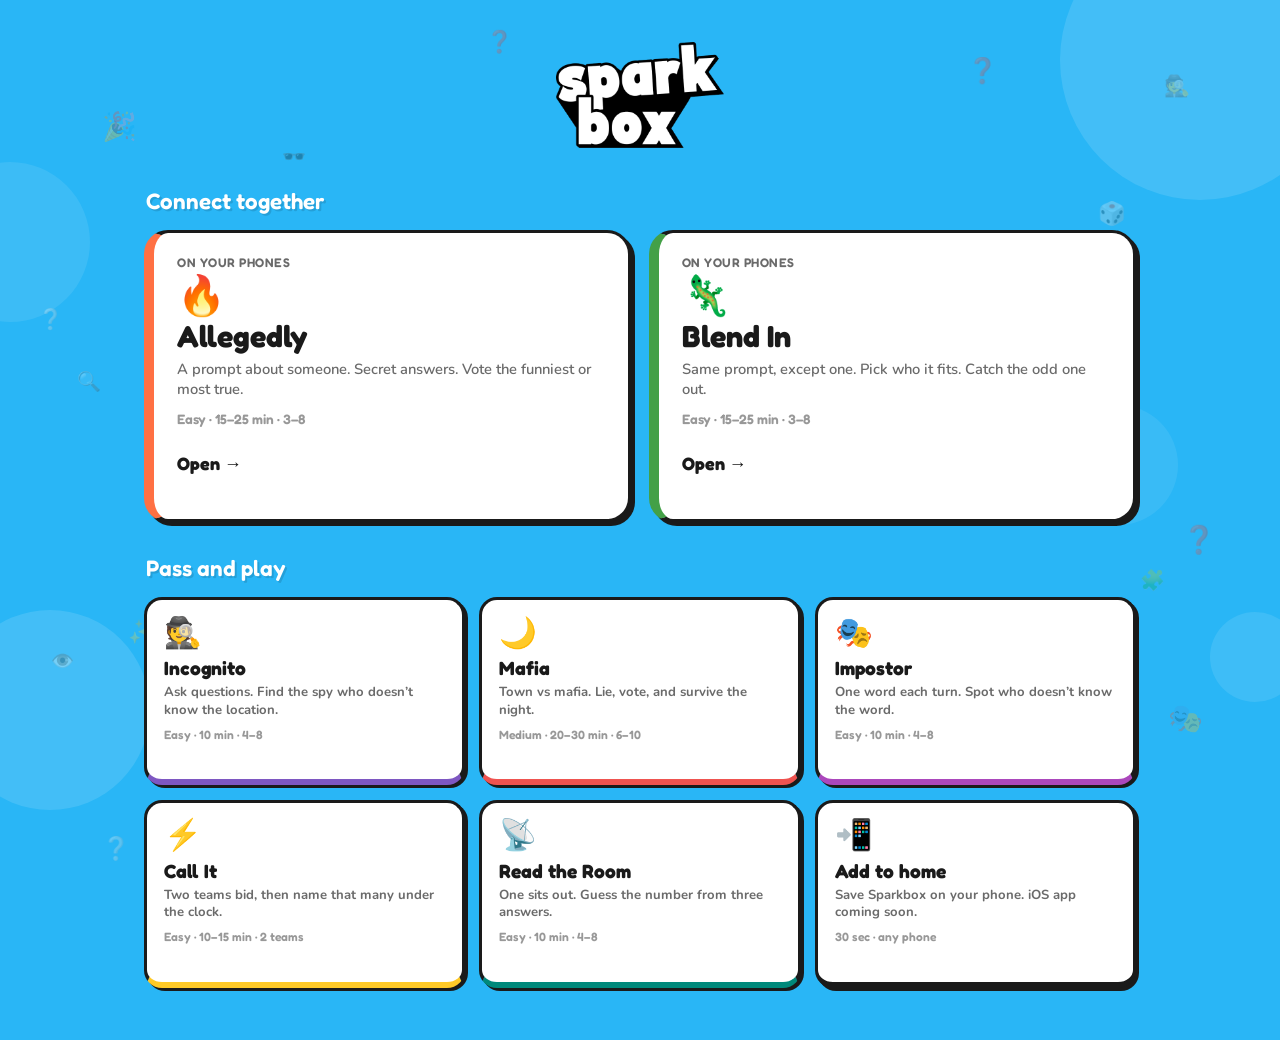
<file: index.html>
<!DOCTYPE html>
<html lang="en">
<head>
  <meta charset="UTF-8">
  <meta name="viewport" content="width=device-width, initial-scale=1.0, user-scalable=no">
  <title>Sparkbox - Party Games</title>
  <link rel="icon" href="images/favicon.jpg" type="image/jpeg">
  <link rel="apple-touch-icon" href="images/favicon.jpg">
  <link rel="preconnect" href="https://fonts.googleapis.com">
  <link rel="preconnect" href="https://fonts.gstatic.com" crossorigin>
  <link href="https://fonts.googleapis.com/css2?family=Fredoka:wght@500;600;700&family=Nunito:wght@400;500;600;700&display=swap" rel="stylesheet">
  <link rel="stylesheet" href="css/styles.css?v=15">
  <script async src="https://pagead2.googlesyndication.com/pagead/js/adsbygoogle.js?client=ca-pub-9172610701690985"
    crossorigin="anonymous"></script>
</head>
<body>
  <div class="bg-shapes" aria-hidden="true">
    <div class="shape shape-1"></div>
    <div class="shape shape-2"></div>
    <div class="shape shape-3"></div>
    <div class="shape shape-4"></div>
    <div class="shape shape-5"></div>
    <span class="float-emoji float-1">🎉</span>
    <span class="float-emoji float-2">🎲</span>
    <span class="float-emoji float-3">✨</span>
    <span class="float-emoji float-4">🎭</span>
    <span class="float-emoji float-5">❓</span>
    <span class="float-emoji float-6">❔</span>
    <span class="float-emoji float-7">❓</span>
    <span class="float-emoji float-8">🔍</span>
    <span class="float-emoji float-9">🔮</span>
    <span class="float-emoji float-10">🗝️</span>
    <span class="float-emoji float-11">👁️</span>
    <span class="float-emoji float-12">🧩</span>
    <span class="float-emoji float-13">❓</span>
    <span class="float-emoji float-14">🕶️</span>
    <span class="float-emoji float-15">❓</span>
    <span class="float-emoji float-16">🕵️</span>
    <span class="float-emoji float-17">❔</span>
  </div>

  <div id="app">
    <section id="screen-home" class="screen active">
      <header class="home-topbar">
        <h1 class="wordmark">
          <img src="images/logo.png" alt="sparkbox" class="wordmark-logo wordmark-logo--compact" width="120" height="75">
        </h1>
      </header>

      <p class="section-label">Connect together</p>
      <div class="phone-grid">
        <button class="poster" type="button" data-game="hottakes">
          <span class="poster-kicker">On your phones</span>
          <span class="poster-icon">🔥</span>
          <span class="poster-name">Allegedly</span>
          <span class="poster-desc">A prompt about someone. Secret answers. Vote the funniest or most true.</span>
          <span class="game-meta">Easy · 15–25 min · 3–8</span>
          <span class="poster-go">Open →</span>
        </button>

        <button class="poster poster--blend" type="button" data-game="blendin">
          <span class="poster-kicker">On your phones</span>
          <span class="poster-icon">🦎</span>
          <span class="poster-name">Blend In</span>
          <span class="poster-desc">Same prompt, except one. Pick who it fits. Catch the odd one out.</span>
          <span class="game-meta">Easy · 15–25 min · 3–8</span>
          <span class="poster-go">Open →</span>
        </button>
      </div>

      <p class="section-label section-label--follow">Pass and play</p>
      <div class="tile-grid">
        <button class="tile tile--spy" type="button" data-game="spyplay">
          <span class="tile-icon">🕵️</span>
          <span class="tile-name">Incognito</span>
          <span class="tile-desc">Ask questions. Find the spy who doesn’t know the location.</span>
          <span class="game-meta">Easy · 10 min · 4–8</span>
        </button>
        <button class="tile tile--mafia" type="button" data-game="mafia">
          <span class="tile-icon">🌙</span>
          <span class="tile-name">Mafia</span>
          <span class="tile-desc">Town vs mafia. Lie, vote, and survive the night.</span>
          <span class="game-meta">Medium · 20–30 min · 6–10</span>
        </button>
        <button class="tile tile--impostor" type="button" data-game="impostor">
          <span class="tile-icon">🎭</span>
          <span class="tile-name">Impostor</span>
          <span class="tile-desc">One word each turn. Spot who doesn’t know the word.</span>
          <span class="game-meta">Easy · 10 min · 4–8</span>
        </button>
        <button class="tile tile--callit" type="button" data-game="callit">
          <span class="tile-icon">⚡</span>
          <span class="tile-name">Call It</span>
          <span class="tile-desc">Two teams bid, then name that many under the clock.</span>
          <span class="game-meta">Easy · 10–15 min · 2 teams</span>
        </button>
        <button class="tile tile--wave" type="button" data-game="wavelength">
          <span class="tile-icon">📡</span>
          <span class="tile-name">Read the Room</span>
          <span class="tile-desc">One sits out. Guess the number from three answers.</span>
          <span class="game-meta">Easy · 10 min · 4–8</span>
        </button>
        <button class="tile tile--install" type="button" data-game="install">
          <span class="tile-icon">📲</span>
          <span class="tile-name">Add to home</span>
          <span class="tile-desc">Save Sparkbox on your phone. iOS app coming soon.</span>
          <span class="game-meta">30 sec · any phone</span>
        </button>
      </div>
    </section>

    <section id="screen-game" class="screen"></section>
  </div>

  <div id="modal-root" class="modal-root" hidden></div>

  <script type="module" src="js/app.js?v=15"></script>
</body>
</html>
</file>
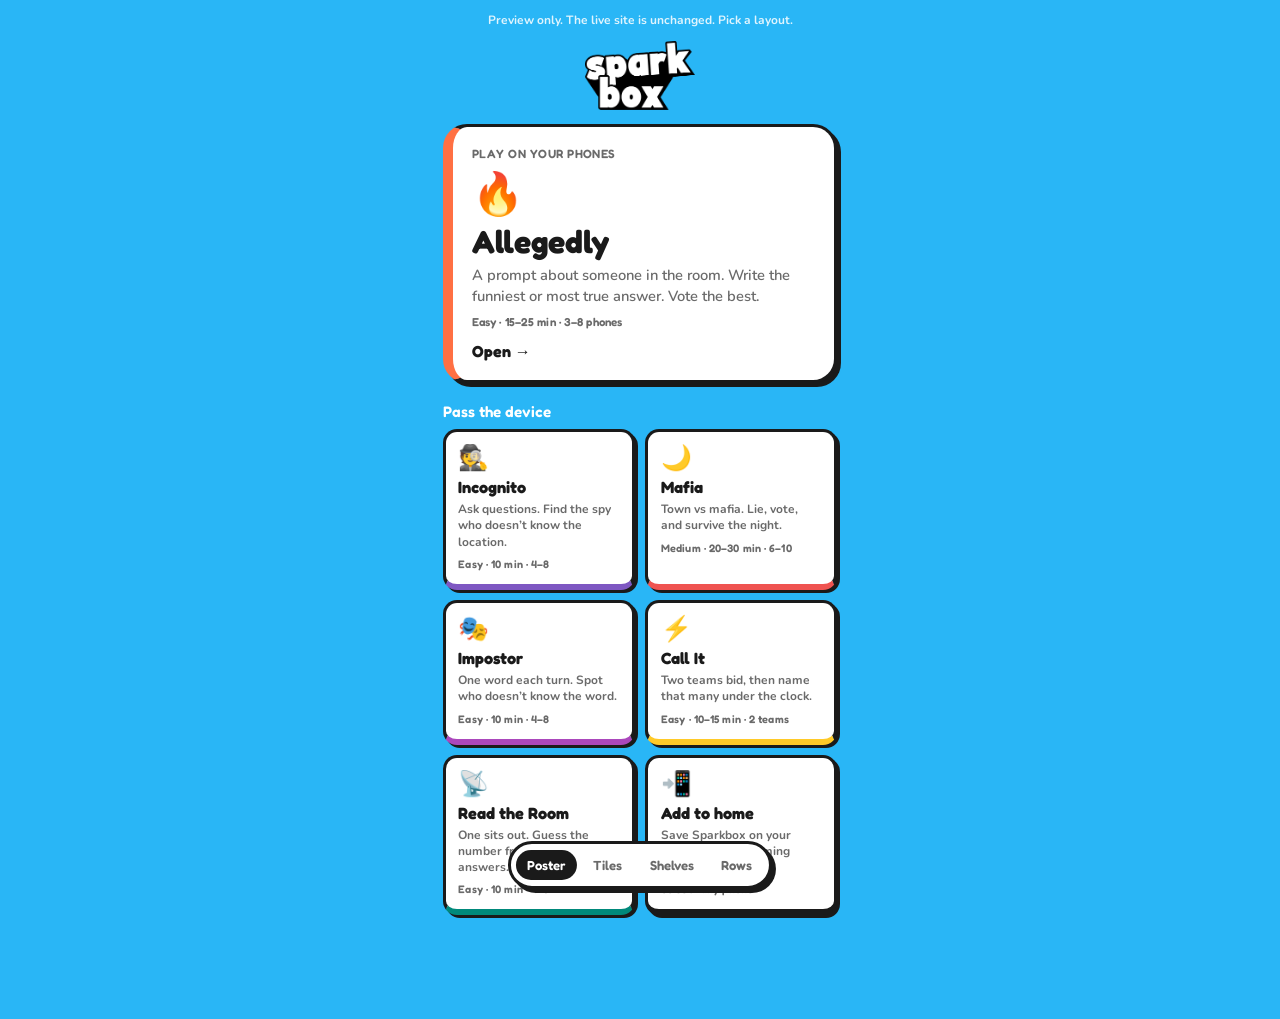
<file: layout-labs.html>
<!DOCTYPE html>
<html lang="en">
<head>
  <meta charset="UTF-8">
  <meta name="viewport" content="width=device-width, initial-scale=1.0, user-scalable=no">
  <title>Sparkbox - layout labs</title>
  <link rel="icon" href="images/favicon.jpg" type="image/jpeg">
  <link rel="preconnect" href="https://fonts.googleapis.com">
  <link rel="preconnect" href="https://fonts.gstatic.com" crossorigin>
  <link href="https://fonts.googleapis.com/css2?family=Fredoka:wght@500;600;700&family=Nunito:wght@400;500;600;700&display=swap" rel="stylesheet">
  <link rel="stylesheet" href="css/layout-labs.css?v=2">
</head>
<body>
  <p class="labs-note">Preview only. The live site is unchanged. Pick a layout.</p>

  <nav class="labs-nav" aria-label="Layout options">
    <button type="button" class="labs-tab is-on" data-show="poster">Poster</button>
    <button type="button" class="labs-tab" data-show="tiles">Tiles</button>
    <button type="button" class="labs-tab" data-show="shelves">Shelves</button>
    <button type="button" class="labs-tab" data-show="rows">Rows</button>
  </nav>

  <!-- 1. Poster: one featured game, compact grid under it -->
  <section class="lab lab--poster is-on" id="poster">
    <header class="topbar">
      <img src="images/logo.png" alt="sparkbox" class="topbar-logo" width="120" height="75">
    </header>
    <button type="button" class="poster">
      <span class="poster-kicker">Play on your phones</span>
      <span class="poster-icon">🔥</span>
      <span class="poster-name">Allegedly</span>
      <span class="poster-desc">A prompt about someone in the room. Write the funniest or most true answer. Vote the best.</span>
      <span class="meta">Easy · 15–25 min · 3–8 phones</span>
      <span class="poster-go">Open →</span>
    </button>
    <p class="shelf-label">Pass the device</p>
    <div class="tile-grid">
      <button type="button" class="tile tile--spy">
        <span class="tile-icon">🕵️</span>
        <span class="tile-name">Incognito</span>
        <span class="tile-desc">Ask questions. Find the spy who doesn’t know the location.</span>
        <span class="meta">Easy · 10 min · 4–8</span>
      </button>
      <button type="button" class="tile tile--mafia">
        <span class="tile-icon">🌙</span>
        <span class="tile-name">Mafia</span>
        <span class="tile-desc">Town vs mafia. Lie, vote, and survive the night.</span>
        <span class="meta">Medium · 20–30 min · 6–10</span>
      </button>
      <button type="button" class="tile tile--impostor">
        <span class="tile-icon">🎭</span>
        <span class="tile-name">Impostor</span>
        <span class="tile-desc">One word each turn. Spot who doesn’t know the word.</span>
        <span class="meta">Easy · 10 min · 4–8</span>
      </button>
      <button type="button" class="tile tile--callit">
        <span class="tile-icon">⚡</span>
        <span class="tile-name">Call It</span>
        <span class="tile-desc">Two teams bid, then name that many under the clock.</span>
        <span class="meta">Easy · 10–15 min · 2 teams</span>
      </button>
      <button type="button" class="tile tile--wave">
        <span class="tile-icon">📡</span>
        <span class="tile-name">Read the Room</span>
        <span class="tile-desc">One sits out. Guess the number from three answers.</span>
        <span class="meta">Easy · 10 min · 4–8</span>
      </button>
      <button type="button" class="tile tile--install">
        <span class="tile-icon">📲</span>
        <span class="tile-name">Add to home</span>
        <span class="tile-desc">Save Sparkbox on your phone. iOS app coming soon.</span>
        <span class="meta">30 sec · any phone</span>
      </button>
    </div>
  </section>

  <!-- 2. Tiles: equal 2-up squares, tiny header -->
  <section class="lab lab--tiles" id="tiles">
    <header class="hero-mini">
      <img src="images/logo.png" alt="sparkbox" class="hero-mini-logo" width="160" height="100">
      <p>Pick a game. Pass the phone, or open Allegedly on yours.</p>
    </header>
    <div class="square-grid">
      <button type="button" class="square square--wide square--hot">
        <span class="square-icon">🔥</span>
        <span class="square-name">Allegedly</span>
        <span class="square-desc">A prompt about someone. Secret answers. Vote the funniest or most true.</span>
        <span class="meta">Easy · 15–25 min · 3–8 phones</span>
      </button>
      <button type="button" class="square square--spy">
        <span class="square-icon">🕵️</span>
        <span class="square-name">Incognito</span>
        <span class="square-desc">Ask questions. Find the spy.</span>
        <span class="meta">Easy · 10 min · 4–8</span>
      </button>
      <button type="button" class="square square--mafia">
        <span class="square-icon">🌙</span>
        <span class="square-name">Mafia</span>
        <span class="square-desc">Lie, bluff, survive the night.</span>
        <span class="meta">Medium · 20–30 min · 6–10</span>
      </button>
      <button type="button" class="square square--impostor">
        <span class="square-icon">🎭</span>
        <span class="square-name">Impostor</span>
        <span class="square-desc">One word a turn. Spot the fake.</span>
        <span class="meta">Easy · 10 min · 4–8</span>
      </button>
      <button type="button" class="square square--callit">
        <span class="square-icon">⚡</span>
        <span class="square-name">Call It</span>
        <span class="square-desc">Bid, call it, name them fast.</span>
        <span class="meta">Easy · 10–15 min · 2 teams</span>
      </button>
      <button type="button" class="square square--wave">
        <span class="square-icon">📡</span>
        <span class="square-name">Read the Room</span>
        <span class="square-desc">Guess the number from three answers.</span>
        <span class="meta">Easy · 10 min · 4–8</span>
      </button>
      <button type="button" class="square square--install">
        <span class="square-icon">📲</span>
        <span class="square-name">Add to home</span>
        <span class="square-desc">Save Sparkbox on your phone.</span>
        <span class="meta">30 sec · any phone</span>
      </button>
    </div>
  </section>

  <!-- 3. Shelves: two modes, horizontal scroller + stacked -->
  <section class="lab lab--shelves" id="shelves">
    <header class="hero-mini">
      <img src="images/logo.png" alt="sparkbox" class="hero-mini-logo" width="160" height="100">
    </header>
    <p class="shelf-label">On your phones</p>
    <button type="button" class="shelf-hero">
      <span class="shelf-hero-icon">🔥</span>
      <span class="shelf-hero-copy">
        <strong>Allegedly</strong>
        Write the rumour. Vote the one that sounds like them.
      </span>
    </button>
    <p class="shelf-label">One device</p>
    <div class="rail" tabindex="0">
      <button type="button" class="rail-card rail--spy"><span>🕵️</span><b>Incognito</b><i>Find the spy</i></button>
      <button type="button" class="rail-card rail--mafia"><span>🌙</span><b>Mafia</b><i>Survive the night</i></button>
      <button type="button" class="rail-card rail--impostor"><span>🎭</span><b>Impostor</b><i>Spot the fake</i></button>
      <button type="button" class="rail-card rail--callit"><span>⚡</span><b>Call It</b><i>Bid and name</i></button>
      <button type="button" class="rail-card rail--wave"><span>📡</span><b>Read the Room</b><i>Guess the number</i></button>
    </div>
    <button type="button" class="quiet-link">Add Sparkbox to your home screen</button>
  </section>

  <!-- 4. Rows: tight list, colour blocks, no fat cards -->
  <section class="lab lab--rows" id="rows">
    <header class="topbar topbar--split">
      <img src="images/logo.png" alt="sparkbox" class="topbar-logo" width="110" height="69">
      <span class="topbar-tag">Tonight</span>
    </header>
    <ul class="row-list">
      <li>
        <button type="button" class="row row--hot">
          <span class="row-swatch"></span>
          <span class="row-icon">🔥</span>
          <span class="row-copy"><b>Allegedly</b><i>Phones · funniest or most true</i></span>
        </button>
      </li>
      <li>
        <button type="button" class="row row--spy">
          <span class="row-swatch"></span>
          <span class="row-icon">🕵️</span>
          <span class="row-copy"><b>Incognito</b><i>Who’s the spy?</i></span>
        </button>
      </li>
      <li>
        <button type="button" class="row row--mafia">
          <span class="row-swatch"></span>
          <span class="row-icon">🌙</span>
          <span class="row-copy"><b>Mafia</b><i>Lie, bluff, survive</i></span>
        </button>
      </li>
      <li>
        <button type="button" class="row row--impostor">
          <span class="row-swatch"></span>
          <span class="row-icon">🎭</span>
          <span class="row-copy"><b>Impostor</b><i>One word each turn</i></span>
        </button>
      </li>
      <li>
        <button type="button" class="row row--callit">
          <span class="row-swatch"></span>
          <span class="row-icon">⚡</span>
          <span class="row-copy"><b>Call It</b><i>Bid, then name them</i></span>
        </button>
      </li>
      <li>
        <button type="button" class="row row--wave">
          <span class="row-swatch"></span>
          <span class="row-icon">📡</span>
          <span class="row-copy"><b>Read the Room</b><i>Guess the shared number</i></span>
        </button>
      </li>
    </ul>
    <button type="button" class="quiet-link">Add to home screen</button>
  </section>

  <script>
    const tabs = document.querySelectorAll('.labs-tab');
    const labs = document.querySelectorAll('.lab');
    tabs.forEach(tab => {
      tab.addEventListener('click', () => {
        tabs.forEach(t => t.classList.toggle('is-on', t === tab));
        labs.forEach(lab => lab.classList.toggle('is-on', lab.id === tab.dataset.show));
        window.scrollTo(0, 0);
      });
    });
  </script>
</body>
</html>
</file>
<file: css/styles.css>
/* palette / type */
:root {
  --cyan: #29B6F6;
  --cyan-deep: #1E9ED9;
  --cyan-light: #4FC3F7;
  --white: #ffffff;
  --ink: #1a1a1a;
  --ink-soft: rgba(26, 26, 26, 0.65);
  --ink-muted: rgba(26, 26, 26, 0.45);
  --shadow: 4px 4px 0 var(--ink);
  --shadow-sm: 3px 3px 0 var(--ink);
  --shadow-hover: 6px 6px 0 var(--ink);
  --radius: 20px;
  --radius-sm: 14px;
  --font-display: 'Fredoka', sans-serif;
  --font-body: 'Nunito', sans-serif;
  --danger: #FF5252;
  --danger-bg: #FFEBEE;
  --accent: #FFD54F;
  --accent-bg: #FFF8E1;
}

*, *::before, *::after { box-sizing: border-box; margin: 0; padding: 0; }

html {
  font-size: 16px;
  -webkit-tap-highlight-color: transparent;
}

body {
  font-family: var(--font-body);
  background: var(--cyan);
  color: var(--ink);
  min-height: 100dvh;
  overflow-x: hidden;
  position: relative;
}

/* background */
.bg-shapes {
  position: fixed;
  inset: 0;
  pointer-events: none;
  z-index: 0;
  overflow: hidden;
}
.shape {
  position: absolute;
  border-radius: 50%;
  background: rgba(255, 255, 255, 0.12);
}
.shape-1 { width: 280px; height: 280px; top: -80px; right: -60px; }
.shape-2 { width: 200px; height: 200px; bottom: 10%; left: -50px; }
.shape-3 { width: 120px; height: 120px; top: 45%; right: 8%; background: rgba(255,255,255,0.08); }
.shape-4 { width: 160px; height: 160px; top: 18%; left: -70px; background: rgba(255,255,255,0.09); }
.shape-5 { width: 90px; height: 90px; bottom: 22%; right: -20px; background: rgba(255,255,255,0.1); }

.float-emoji {
  position: absolute;
  font-size: 1.75rem;
  opacity: 0.35;
  animation: floatBob 4s ease-in-out infinite;
  user-select: none;
}
.float-1 { top: 12%; left: 8%; animation-delay: 0s; }
.float-2 { top: 22%; right: 12%; animation-delay: -1s; font-size: 1.4rem; }
.float-3 { bottom: 28%; left: 10%; animation-delay: -2s; font-size: 1.5rem; }
.float-4 { bottom: 18%; right: 6%; animation-delay: -3s; }
.float-5 { top: 6%; right: 22%; animation-delay: -0.6s; font-size: 1.55rem; opacity: 0.32; }
.float-6 { top: 34%; left: 3%; animation-delay: -2.4s; font-size: 1.25rem; opacity: 0.28; }
.float-7 { top: 58%; right: 5%; animation-delay: -1.5s; font-size: 1.7rem; opacity: 0.3; }
.float-8 { top: 41%; left: 6%; animation-delay: -3.2s; font-size: 1.2rem; opacity: 0.3; }
.float-9 { top: 48%; right: 18%; animation-delay: -4.1s; font-size: 1.35rem; opacity: 0.26; }
.float-10 { bottom: 8%; left: 20%; animation-delay: -2.8s; font-size: 1.3rem; opacity: 0.3; }
.float-11 { top: 72%; left: 4%; animation-delay: -1.8s; font-size: 1.15rem; opacity: 0.26; }
.float-12 { bottom: 34%; right: 9%; animation-delay: -3.6s; font-size: 1.25rem; opacity: 0.28; }
.float-13 { bottom: 6%; right: 28%; animation-delay: -0.9s; font-size: 1.45rem; opacity: 0.3; }
.float-14 { top: 16%; left: 22%; animation-delay: -4.5s; font-size: 1.2rem; opacity: 0.24; }
.float-15 { top: 3%; left: 38%; animation-delay: -1.2s; font-size: 1.35rem; opacity: 0.28; }
.float-16 { top: 8%; right: 7%; animation-delay: -3.8s; font-size: 1.3rem; opacity: 0.26; }
.float-17 { bottom: 4%; left: 8%; animation-delay: -2.2s; font-size: 1.4rem; opacity: 0.3; }

@keyframes floatBob {
  0%, 100% { transform: translateY(0) rotate(-5deg); }
  50%      { transform: translateY(-10px) rotate(5deg); }
}

#app {
  position: relative;
  z-index: 1;
  max-width: 480px;
  margin: 0 auto;
  padding: 1.5rem 1.25rem 2rem;
  min-height: 100dvh;
}

.screen { display: none; animation: fadeIn 0.35s ease; }
.screen.active { display: block; }

@keyframes fadeIn {
  from { opacity: 0; transform: translateY(10px); }
  to   { opacity: 1; transform: translateY(0); }
}

/* home */
.home-topbar {
  display: flex;
  justify-content: center;
  padding: 0.1rem 0 1rem;
}

.wordmark-logo--compact {
  width: 110px;
  max-width: 110px;
  max-height: none;
}

.phone-grid {
  display: grid;
  grid-template-columns: 1fr 1fr;
  gap: 0.65rem;
  margin-bottom: 0.85rem;
}

.phone-grid .poster:nth-child(n+3) {
  grid-column: 1 / -1;
  padding: 1.15rem 1.2rem;
  border-radius: 24px;
  border-left-width: 10px;
}

.poster {
  display: flex;
  flex-direction: column;
  align-items: flex-start;
  width: 100%;
  padding: 0.85rem 0.8rem 0.9rem;
  margin-bottom: 0;
  background: var(--white);
  border: 3px solid var(--ink);
  border-left: 8px solid #FF7043;
  border-radius: 20px;
  box-shadow: var(--shadow);
  cursor: pointer;
  text-align: left;
  color: var(--ink);
  font-family: var(--font-body);
  transition: transform 0.15s ease, box-shadow 0.15s ease;
}

.poster:hover, .poster:active {
  transform: translate(-2px, -2px);
  box-shadow: var(--shadow-hover);
}

.poster--blend {
  border-left-color: #43A047;
}

.poster-kicker {
  font-family: var(--font-display);
  font-size: 0.68rem;
  font-weight: 600;
  letter-spacing: 0.04em;
  text-transform: uppercase;
  color: var(--ink-soft);
}

.poster-icon { font-size: 1.85rem; margin: 0.3rem 0 0.1rem; line-height: 1; }

.poster-name {
  font-family: var(--font-display);
  font-size: 1.28rem;
  font-weight: 700;
  line-height: 1.1;
  color: var(--ink);
}

.poster-desc {
  margin-top: 0.35rem;
  font-size: 0.75rem;
  font-weight: 700;
  color: var(--ink-soft);
  line-height: 1.35;
}

.poster-go {
  margin-top: auto;
  padding-top: 0.55rem;
  font-family: var(--font-display);
  font-weight: 700;
  font-size: 0.92rem;
  color: var(--ink);
}

.phone-grid .poster:nth-child(n+3) .poster-kicker { font-size: 0.75rem; }
.phone-grid .poster:nth-child(n+3) .poster-icon { font-size: 2.5rem; }
.phone-grid .poster:nth-child(n+3) .poster-name { font-size: 2rem; }
.phone-grid .poster:nth-child(n+3) .poster-desc { font-size: 0.92rem; font-weight: 600; }
.phone-grid .poster:nth-child(n+3) .poster-go { font-size: 1rem; }

.game-meta {
  display: block;
  margin-top: 0.55rem;
  font-family: var(--font-display);
  font-size: 0.75rem;
  font-weight: 600;
  color: var(--ink-muted);
  line-height: 1.3;
}

.poster-go {
  margin-top: 0.7rem;
  font-family: var(--font-display);
  font-weight: 700;
  font-size: 1rem;
  color: var(--ink);
}

.tile-grid {
  display: grid;
  grid-template-columns: 1fr 1fr;
  gap: 0.65rem;
}

.tile {
  display: flex;
  flex-direction: column;
  align-items: flex-start;
  width: 100%;
  padding: 0.85rem 0.8rem 0.8rem;
  background: var(--white);
  border: 3px solid var(--ink);
  border-radius: var(--radius-sm);
  box-shadow: var(--shadow-sm);
  cursor: pointer;
  text-align: left;
  color: var(--ink);
  font-family: var(--font-body);
  transition: transform 0.15s ease, box-shadow 0.15s ease;
}

.tile:hover, .tile:active {
  transform: translate(-1px, -1px);
  box-shadow: var(--shadow);
}

.tile-icon { font-size: 1.55rem; line-height: 1; }
.tile-name {
  font-family: var(--font-display);
  font-size: 1.02rem;
  font-weight: 700;
  margin-top: 0.4rem;
}
.tile-desc {
  margin-top: 0.25rem;
  font-size: 0.75rem;
  font-weight: 700;
  color: var(--ink-soft);
  line-height: 1.35;
}
.tile .game-meta { margin-top: 0.45rem; font-size: 0.68rem; }

.tile--spy { border-bottom: 6px solid #7E57C2; }
.tile--mafia { border-bottom: 6px solid #EF5350; }
.tile--impostor { border-bottom: 6px solid #AB47BC; }
.tile--callit { border-bottom: 6px solid #FFCA28; }
.tile--wave { border-bottom: 6px solid #00897B; }
.tile--install { border-bottom: 6px solid var(--ink); }

.hero {
  text-align: center;
  padding: 0.5rem 0 1.75rem;
}

.hero-badge {
  display: inline-block;
  font-family: var(--font-display);
  font-size: 0.82rem;
  font-weight: 600;
  color: var(--ink);
  background: var(--white);
  border: 3px solid var(--ink);
  box-shadow: var(--shadow-sm);
  border-radius: 999px;
  padding: 0.35rem 0.9rem;
  margin: 0 0 1rem;
}

.wordmark {
  display: flex;
  justify-content: center;
  margin: 0 0 0.85rem;
  line-height: 0;
}

.wordmark-logo {
  display: block;
  width: min(240px, 64vw);
  max-width: 240px;
  max-height: 160px;
  height: auto;
  background: transparent;
}

.tagline {
  font-family: var(--font-body);
  font-size: 1rem;
  font-weight: 700;
  color: rgba(255, 255, 255, 0.95);
  max-width: 16rem;
  margin: 0 auto;
  line-height: 1.45;
}

.section-label {
  font-family: var(--font-display);
  font-size: 1.15rem;
  font-weight: 600;
  color: var(--white);
  text-shadow: 2px 2px 0 rgba(0, 0, 0, 0.12);
  margin-bottom: 0.85rem;
  padding-left: 0.15rem;
}

.section-label--follow {
  margin-top: 1.35rem;
}

.game-grid {
  display: flex;
  flex-direction: column;
  gap: 0.85rem;
}

.game-card {
  display: flex;
  align-items: center;
  gap: 1rem;
  width: 100%;
  padding: 1rem 1.1rem;
  background: var(--white);
  border: 3px solid var(--ink);
  border-radius: var(--radius);
  box-shadow: var(--shadow);
  cursor: pointer;
  transition: transform 0.15s ease, box-shadow 0.15s ease;
  text-align: left;
  color: var(--ink);
  font-family: var(--font-body);
}

.game-card:hover, .game-card:active {
  transform: translate(-2px, -2px) rotate(-0.5deg);
  box-shadow: var(--shadow-hover);
}

.game-card--hottakes { border-left: 8px solid #FF7043; }
.game-card--spy { border-left: 8px solid #7E57C2; }
.game-card--mafia { border-left: 8px solid #EF5350; }
.game-card--impostor { border-left: 8px solid #AB47BC; }
.game-card--callit { border-left: 8px solid #FFCA28; }
.game-card--wavelength { border-left: 8px solid #00897B; }
.game-card--install { border-left: 8px solid #29B6F6; }

.reveal-card .word-reveal {
  font-family: var(--font-display);
  font-size: 1.85rem;
  font-weight: 700;
  color: var(--ink);
  text-align: center;
  padding: 1rem 0;
  line-height: 1.2;
}


.game-card-icon {
  font-size: 2.4rem;
  line-height: 1;
  flex-shrink: 0;
  width: 3rem;
  text-align: center;
}

.game-card-body {
  flex: 1;
  min-width: 0;
  display: flex;
  flex-direction: column;
  gap: 0.15rem;
}

.game-card-go {
  font-family: var(--font-display);
  font-size: 1.5rem;
  font-weight: 700;
  color: var(--ink-muted);
  flex-shrink: 0;
  transition: transform 0.15s;
}

.game-card:hover .game-card-go {
  transform: translateX(3px);
  color: var(--ink);
}

.game-name {
  font-family: var(--font-display);
  font-size: 1.25rem;
  font-weight: 600;
  color: var(--ink);
}

.game-desc {
  font-size: 0.82rem;
  color: var(--ink-soft);
  font-weight: 600;
  line-height: 1.35;
}

.install-list {
  margin: 0;
  padding-left: 1.2rem;
}

.install-list li {
  margin-bottom: 0.35rem;
}

.install-soon {
  display: inline-block;
  margin-top: 1.1rem;
  margin-bottom: 0;
  font-family: var(--font-display);
  font-size: 0.88rem;
  font-weight: 600;
  color: var(--ink);
  background: var(--accent-bg);
  border: 3px solid var(--ink);
  box-shadow: var(--shadow-sm);
  border-radius: 999px;
  padding: 0.35rem 0.85rem;
}

.home-footer {
  text-align: center;
  margin-top: 2rem;
  font-size: 0.82rem;
  font-weight: 700;
  color: rgba(255, 255, 255, 0.8);
}

/* in-game chrome */
.game-header {
  display: flex;
  align-items: center;
  gap: 0.75rem;
  margin-bottom: 1.5rem;
}

.btn-back,
.btn-switch {
  background: var(--white);
  border: 3px solid var(--ink);
  color: var(--ink);
  width: 44px;
  height: 44px;
  border-radius: 50%;
  box-shadow: var(--shadow-sm);
  cursor: pointer;
  font-size: 1.2rem;
  font-weight: 700;
  display: flex;
  align-items: center;
  justify-content: center;
  transition: transform 0.15s, box-shadow 0.15s;
  flex-shrink: 0;
}

.btn-switch {
  font-size: 1.15rem;
  letter-spacing: -0.04em;
}

.btn-back:hover,
.btn-switch:hover {
  transform: translate(-1px, -1px);
  box-shadow: var(--shadow);
}

.game-title {
  flex: 1;
  min-width: 0;
  font-family: var(--font-display);
  font-size: 1.5rem;
  font-weight: 600;
  color: var(--white);
  text-shadow: 2px 2px 0 rgba(0, 0, 0, 0.12);
}

/* confirm / switcher */
.modal-root {
  position: fixed;
  inset: 0;
  z-index: 40;
  display: flex;
  align-items: flex-end;
  justify-content: center;
  padding: 1rem 1rem calc(1rem + env(safe-area-inset-bottom));
  background: rgba(26, 26, 26, 0.45);
}

.modal-root[hidden] { display: none; }

.sheet {
  width: 100%;
  max-width: 480px;
  background: var(--white);
  border: 3px solid var(--ink);
  border-radius: var(--radius);
  box-shadow: var(--shadow-hover);
  padding: 1.35rem 1.35rem 1.15rem;
}

.sheet-kicker {
  font-family: var(--font-display);
  font-size: 0.78rem;
  font-weight: 600;
  letter-spacing: 0.04em;
  text-transform: uppercase;
  color: var(--ink-muted);
  margin-bottom: 0.25rem;
}

.sheet-title {
  font-family: var(--font-display);
  font-size: 1.35rem;
  font-weight: 600;
  color: var(--ink);
  margin-bottom: 0.45rem;
}

.sheet-copy {
  font-size: 0.95rem;
  line-height: 1.55;
  font-weight: 500;
  color: var(--ink-soft);
  margin-bottom: 0.35rem;
}

.sheet-actions {
  display: flex;
  gap: 0.65rem;
}

.sheet-actions .btn {
  flex: 1;
  margin-top: 1rem;
}

.switch-list {
  display: flex;
  flex-direction: column;
  gap: 0.5rem;
  margin: 1rem 0 0.25rem;
}

.switch-item {
  display: flex;
  align-items: center;
  gap: 0.75rem;
  width: 100%;
  padding: 0.8rem 0.95rem;
  border: 3px solid var(--ink);
  border-radius: var(--radius-sm);
  background: var(--white);
  box-shadow: var(--shadow-sm);
  cursor: pointer;
  font-family: var(--font-display);
  font-size: 1.05rem;
  font-weight: 600;
  color: var(--ink);
  text-align: left;
}

.switch-item:hover:not(:disabled) {
  transform: translate(-1px, -1px);
  box-shadow: var(--shadow);
}

.switch-item.is-current {
  background: var(--accent-bg);
  cursor: default;
  box-shadow: none;
}

.switch-item-icon { font-size: 1.35rem; }
.switch-item-name { flex: 1; }

.switch-item-now {
  font-size: 0.72rem;
  font-weight: 700;
  letter-spacing: 0.04em;
  text-transform: uppercase;
  color: var(--ink-muted);
}

.panel {
  background: var(--white);
  border: 3px solid var(--ink);
  border-radius: var(--radius);
  box-shadow: var(--shadow);
  padding: 1.5rem;
  margin-bottom: 1rem;
}

.panel h2 {
  font-family: var(--font-display);
  font-size: 1.1rem;
  font-weight: 600;
  color: var(--ink);
  margin-bottom: 0.75rem;
}

.panel p, .panel li {
  font-size: 0.95rem;
  line-height: 1.65;
  color: var(--ink-soft);
  font-weight: 500;
}

.panel ul { padding-left: 1.2rem; }

.game-instance { min-height: 100%; }

.howto-toggle {
  display: flex;
  align-items: center;
  justify-content: space-between;
  gap: 0.75rem;
  width: 100%;
  background: none;
  border: none;
  padding: 0;
  cursor: pointer;
  text-align: left;
}

.howto-toggle h2 { margin-bottom: 0; }

.howto:not(.is-collapsed) .howto-toggle { margin-bottom: 0.75rem; }

.howto-caret {
  flex-shrink: 0;
  width: 32px;
  height: 32px;
  border: 3px solid var(--ink);
  border-radius: 10px;
  background: var(--white);
  box-shadow: var(--shadow-sm);
  display: flex;
  align-items: center;
  justify-content: center;
  font-family: var(--font-display);
  font-size: 1.2rem;
  font-weight: 700;
  color: var(--ink);
  line-height: 1;
}

.howto.is-collapsed .howto-body { display: none; }

.location-list {
  list-style: none;
  display: flex;
  flex-direction: column;
  gap: 0.45rem;
  padding: 0;
  margin: 0;
}

.location-item,
button.location-item {
  display: block;
  width: 100%;
  padding: 0.75rem 0.95rem;
  border: 3px solid var(--ink);
  border-radius: var(--radius-sm);
  background: #f7f7f7;
  box-shadow: var(--shadow-sm);
  font-family: var(--font-display);
  font-size: 0.98rem;
  font-weight: 600;
  color: var(--ink);
  text-align: left;
  cursor: default;
}

button.location-item {
  cursor: pointer;
}

button.location-item:hover {
  transform: translate(-1px, -1px);
  box-shadow: var(--shadow);
}

.location-item.is-actual {
  background: var(--cyan-light);
}

.location-item.is-guess {
  box-shadow: inset 0 0 0 3px var(--ink);
}

.location-item.is-actual.is-guess {
  background: var(--ink);
  color: var(--white);
  box-shadow: none;
}

.form-group { margin-bottom: 1.25rem; }

.form-group label {
  display: block;
  font-family: var(--font-display);
  font-size: 0.95rem;
  font-weight: 600;
  color: var(--ink);
  margin-bottom: 0.5rem;
}

.helper-text {
  margin-top: 0.6rem;
  font-size: 0.82rem;
  line-height: 1.5;
  color: var(--ink-muted);
}

.form-row {
  display: flex;
  align-items: center;
  gap: 1rem;
}

.btn-stepper {
  width: 48px;
  height: 48px;
  border-radius: 50%;
  border: 3px solid var(--ink);
  background: var(--white);
  box-shadow: var(--shadow-sm);
  color: var(--ink);
  font-size: 1.5rem;
  font-weight: 700;
  cursor: pointer;
  transition: transform 0.15s, box-shadow 0.15s;
  display: flex;
  align-items: center;
  justify-content: center;
}

.btn-stepper:hover {
  transform: translate(-1px, -1px);
  box-shadow: var(--shadow);
}

.stepper-value {
  font-family: var(--font-display);
  font-size: 2.2rem;
  font-weight: 700;
  min-width: 3rem;
  text-align: center;
  color: var(--ink);
}

select, input[type="text"] {
  width: 100%;
  padding: 0.8rem 1rem;
  background: #f5f5f5;
  border: 3px solid var(--ink);
  border-radius: var(--radius-sm);
  color: var(--ink);
  font-family: var(--font-body);
  font-size: 0.95rem;
  font-weight: 600;
  outline: none;
  transition: box-shadow 0.15s;
}

select:focus, input:focus {
  box-shadow: 0 0 0 3px rgba(41, 182, 246, 0.4);
}

.btn {
  display: block;
  width: 100%;
  padding: 1rem 1.25rem;
  border: 3px solid var(--ink);
  border-radius: var(--radius);
  box-shadow: var(--shadow);
  font-family: var(--font-display);
  font-size: 1.05rem;
  font-weight: 600;
  cursor: pointer;
  transition: transform 0.15s, box-shadow 0.15s;
  margin-top: 0.75rem;
}

.btn-primary {
  background: var(--white);
  color: var(--ink);
}

.btn-primary:hover {
  transform: translate(-2px, -2px);
  box-shadow: var(--shadow-hover);
}

.btn-secondary {
  background: #f0f0f0;
  color: var(--ink);
}

.btn-secondary:hover {
  transform: translate(-1px, -1px);
  box-shadow: var(--shadow);
}

.btn-danger {
  background: var(--danger-bg);
  color: var(--danger);
  border-color: var(--danger);
  box-shadow: 3px 3px 0 var(--danger);
}

.btn-ghost {
  background: transparent;
  border: 2px dashed rgba(255, 255, 255, 0.6);
  box-shadow: none;
  color: var(--white);
  font-weight: 600;
}

.btn-ghost:hover {
  background: rgba(255, 255, 255, 0.1);
  transform: none;
  box-shadow: none;
}

/* Pass-and-play */
.pass-screen {
  text-align: center;
  padding: 2rem 1rem;
  min-height: 55dvh;
  display: flex;
  flex-direction: column;
  justify-content: center;
  align-items: center;
}

.pass-label {
  font-family: var(--font-display);
  font-size: 0.95rem;
  font-weight: 600;
  color: rgba(255, 255, 255, 0.9);
  margin-bottom: 0.5rem;
}

.pass-player {
  font-family: var(--font-display);
  font-size: 2rem;
  font-weight: 700;
  margin-bottom: 2rem;
  color: var(--white);
  text-shadow: 3px 3px 0 rgba(0, 0, 0, 0.15);
}

.pass-hidden {
  width: 100%;
  padding: 3rem 1.5rem;
  background: var(--white);
  border: 3px dashed var(--ink);
  border-radius: var(--radius);
  box-shadow: var(--shadow);
  cursor: pointer;
  transition: transform 0.15s, box-shadow 0.15s;
}

.pass-hidden:hover {
  transform: translate(-2px, -2px);
  box-shadow: var(--shadow-hover);
}

.pass-hidden .tap-icon { font-size: 3rem; margin-bottom: 0.75rem; }
.pass-hidden p { color: var(--ink-soft); font-size: 0.95rem; font-weight: 600; }

.reveal-card {
  width: 100%;
  padding: 2.5rem 1.5rem;
  border-radius: var(--radius);
  border: 3px solid var(--ink);
  box-shadow: var(--shadow);
  animation: revealPop 0.4s cubic-bezier(0.34, 1.56, 0.64, 1);
}

@keyframes revealPop {
  from { opacity: 0; transform: scale(0.92); }
  to   { opacity: 1; transform: scale(1); }
}

.reveal-card.spy {
  background: var(--danger-bg);
  border-color: var(--danger);
  box-shadow: 3px 3px 0 var(--danger);
}

.reveal-card.innocent,
.reveal-card.town {
  background: var(--white);
}

.reveal-card.mafia {
  background: var(--danger-bg);
  border-color: var(--danger);
  box-shadow: 3px 3px 0 var(--danger);
}

.reveal-card.special {
  background: var(--accent-bg);
  border-color: #F9A825;
  box-shadow: 3px 3px 0 #F9A825;
}

.reveal-role {
  font-family: var(--font-display);
  font-size: 1.75rem;
  font-weight: 700;
  margin-bottom: 0.5rem;
  color: var(--ink);
}

.reveal-detail {
  font-size: 1rem;
  color: var(--ink-soft);
  line-height: 1.55;
  font-weight: 500;
}

/* Timer */
.timer-ring {
  position: relative;
  width: 160px;
  height: 160px;
  margin: 1.5rem auto;
}

.timer-ring svg { transform: rotate(-90deg); }
.timer-ring circle { fill: none; stroke-width: 8; }
.timer-bg { stroke: rgba(255, 255, 255, 0.35); }
.timer-fg {
  stroke: var(--white);
  stroke-linecap: round;
  transition: stroke-dashoffset 1s linear;
}

.timer-text {
  position: absolute;
  inset: 0;
  display: flex;
  align-items: center;
  justify-content: center;
  font-family: var(--font-display);
  font-size: 2.5rem;
  font-weight: 700;
  color: var(--white);
  text-shadow: 2px 2px 0 rgba(0, 0, 0, 0.12);
}

/* Phase banner */
.phase-banner {
  text-align: center;
  padding: 0.9rem 1rem;
  border-radius: var(--radius-sm);
  margin-bottom: 1rem;
  font-family: var(--font-display);
  font-size: 1.05rem;
  font-weight: 600;
  background: var(--white);
  border: 3px solid var(--ink);
  box-shadow: var(--shadow-sm);
  color: var(--ink);
}

/* Player list */
.player-list {
  list-style: none;
  display: flex;
  flex-direction: column;
  gap: 0.5rem;
}

.player-item {
  display: flex;
  align-items: center;
  justify-content: space-between;
  padding: 0.85rem 1rem;
  background: var(--white);
  border: 3px solid var(--ink);
  border-radius: var(--radius-sm);
  box-shadow: var(--shadow-sm);
  cursor: pointer;
  transition: transform 0.15s, box-shadow 0.15s;
  font-size: 0.95rem;
  font-weight: 600;
  color: var(--ink);
}

.player-item:hover, .player-item.selected {
  transform: translate(-1px, -1px);
  box-shadow: var(--shadow);
}

.player-item.eliminated,
.player-item.dead {
  opacity: 0.4;
  text-decoration: line-through;
  pointer-events: none;
}

/* Call It */
.word-display {
  font-family: var(--font-display);
  font-size: clamp(2rem, 10vw, 3.2rem);
  font-weight: 700;
  text-align: center;
  padding: 2rem 1rem;
  color: var(--white);
  line-height: 1.2;
  text-shadow: 3px 3px 0 rgba(0, 0, 0, 0.15);
}

.category-badge {
  display: inline-block;
  padding: 0.4rem 1rem;
  border-radius: 999px;
  font-family: var(--font-display);
  font-size: 0.85rem;
  font-weight: 600;
  background: var(--white);
  border: 2px solid var(--ink);
  box-shadow: var(--shadow-sm);
  color: var(--ink);
  margin-bottom: 1rem;
}

.scoreboard {
  display: grid;
  grid-template-columns: repeat(auto-fill, minmax(100px, 1fr));
  gap: 0.5rem;
  margin-top: 1rem;
}

.score-card {
  text-align: center;
  padding: 0.85rem 0.5rem;
  background: var(--white);
  border: 3px solid var(--ink);
  border-radius: var(--radius-sm);
  box-shadow: var(--shadow-sm);
}

.score-card .name {
  font-size: 0.78rem;
  font-weight: 600;
  color: var(--ink-soft);
  margin-bottom: 0.25rem;
  white-space: nowrap;
  overflow: hidden;
  text-overflow: ellipsis;
}

.score-card .pts {
  font-family: var(--font-display);
  font-size: 1.5rem;
  font-weight: 700;
  color: var(--ink);
}

/* Results */
.result-box {
  text-align: center;
  padding: 2rem 1rem;
}

.result-box .result-title {
  font-family: var(--font-display);
  font-size: 1.9rem;
  font-weight: 700;
  margin-bottom: 0.75rem;
  color: var(--white);
  text-shadow: 3px 3px 0 rgba(0, 0, 0, 0.12);
}

.result-box .result-sub {
  color: rgba(255, 255, 255, 0.92);
  font-size: 1.05rem;
  font-weight: 600;
  margin-bottom: 1.5rem;
  line-height: 1.55;
}

.result-box .result-sub strong {
  color: var(--white);
}

.hint-text {
  font-size: 0.85rem;
  color: rgba(255, 255, 255, 0.8);
  text-align: center;
  margin-top: 0.75rem;
  font-weight: 500;
}

/* Chips */
.chip-group {
  display: flex;
  flex-wrap: wrap;
  gap: 0.5rem;
}

.chip {
  padding: 0.55rem 1.1rem;
  border-radius: 999px;
  border: 3px solid var(--ink);
  background: var(--white);
  box-shadow: var(--shadow-sm);
  color: var(--ink-soft);
  font-family: var(--font-display);
  font-size: 0.9rem;
  font-weight: 600;
  cursor: pointer;
  transition: transform 0.15s, box-shadow 0.15s;
}

.chip.active {
  background: var(--ink);
  color: var(--white);
  transform: translate(-1px, -1px);
  box-shadow: var(--shadow);
}

.panel-private {
  border-color: #F9A825;
  box-shadow: 3px 3px 0 #F9A825;
}

.dawn-story p {
  font-size: 1rem;
  line-height: 1.75;
  color: var(--ink-soft);
  font-style: italic;
  font-weight: 500;
}

.dawn-story strong {
  font-style: normal;
  font-weight: 700;
  color: var(--ink);
}

/* Call It teams */
.team-scoreboard {
  display: flex;
  align-items: center;
  justify-content: center;
  gap: 0.75rem;
  margin-bottom: 0.5rem;
}

.team-score {
  flex: 1;
  text-align: center;
  padding: 0.85rem 0.5rem;
  background: var(--white);
  border: 3px solid var(--ink);
  border-radius: var(--radius-sm);
  box-shadow: var(--shadow-sm);
}

.team-score--a { border-left: 8px solid #7E57C2; }
.team-score--b { border-left: 8px solid #FFCA28; }
.team-score--winning { box-shadow: var(--shadow); transform: scale(1.02); }

.team-score-name {
  display: block;
  font-family: var(--font-display);
  font-size: 0.82rem;
  font-weight: 600;
  color: var(--ink-soft);
  margin-bottom: 0.2rem;
  white-space: nowrap;
  overflow: hidden;
  text-overflow: ellipsis;
}

.team-score-pts {
  font-family: var(--font-display);
  font-size: 2rem;
  font-weight: 700;
  color: var(--ink);
  line-height: 1;
}

.team-score-vs {
  font-family: var(--font-display);
  font-weight: 700;
  font-size: 0.9rem;
  color: rgba(255, 255, 255, 0.85);
}

.score-target {
  text-align: center;
  font-size: 0.78rem;
  font-weight: 700;
  color: rgba(255, 255, 255, 0.75);
  margin-bottom: 1rem;
}

.challenge-panel {
  text-align: center;
}

.challenge-prompt {
  font-family: var(--font-display);
  font-size: 1.35rem;
  font-weight: 600;
  line-height: 1.45;
  color: var(--ink);
  margin-top: 0.5rem;
}

.challenge-prompt strong {
  color: var(--ink);
}

.panel .helper-text {
  color: var(--ink-muted);
  font-size: 0.88rem;
  font-weight: 600;
}

/* Read the Room */
.wave-number-card {
  text-align: center;
  padding: 2rem 1rem 1.75rem;
  margin-bottom: 1rem;
  background: var(--white);
  border: 3px solid var(--ink);
  border-radius: var(--radius);
  box-shadow: var(--shadow);
}

.wave-number-label {
  font-family: var(--font-display);
  font-size: 0.9rem;
  font-weight: 600;
  color: var(--ink-soft);
  margin-bottom: 0.25rem;
}

.wave-number {
  font-family: var(--font-display);
  font-size: clamp(5rem, 28vw, 7rem);
  font-weight: 700;
  line-height: 0.9;
  color: var(--ink);
}

.wave-number-scale {
  font-family: var(--font-display);
  font-size: 1.15rem;
  font-weight: 600;
  color: var(--ink-soft);
  margin-top: 0.35rem;
}

.wave-dots {
  display: flex;
  justify-content: center;
  gap: 0.55rem;
  margin: 0.5rem 0 1.25rem;
}

.wave-dot {
  width: 12px;
  height: 12px;
  border-radius: 50%;
  border: 3px solid var(--ink);
  background: transparent;
}

.wave-dot.on {
  background: var(--ink);
}

.wave-guess-grid {
  display: grid;
  grid-template-columns: repeat(5, 1fr);
  gap: 0.5rem;
  margin-top: 1rem;
}

.wave-guess-btn {
  aspect-ratio: 1;
  border: 3px solid var(--ink);
  border-radius: var(--radius-sm);
  background: var(--white);
  box-shadow: var(--shadow-sm);
  font-family: var(--font-display);
  font-size: 1.35rem;
  font-weight: 700;
  color: var(--ink);
  cursor: pointer;
  transition: transform 0.15s, box-shadow 0.15s, background 0.15s;
}

.wave-guess-btn:hover {
  transform: translate(-1px, -1px);
  box-shadow: var(--shadow);
}

.wave-guess-btn.active {
  background: var(--ink);
  color: var(--white);
  transform: translate(-1px, -1px);
  box-shadow: var(--shadow);
}

.btn[disabled] {
  opacity: 0.45;
  pointer-events: none;
  box-shadow: none;
}

.wave-result-pair {
  display: grid;
  grid-template-columns: 1fr 1fr;
  gap: 1rem;
  text-align: center;
  margin-bottom: 1.25rem;
}

.wave-result-label {
  font-family: var(--font-display);
  font-size: 0.82rem;
  font-weight: 600;
  color: var(--ink-soft);
  margin-bottom: 0.2rem;
}

.wave-result-value {
  font-family: var(--font-display);
  font-size: 2.6rem;
  font-weight: 700;
  line-height: 1;
  color: var(--ink);
}

.wave-meter {
  display: grid;
  grid-template-columns: repeat(10, 1fr);
  gap: 0.25rem;
}

.wave-meter-tick {
  text-align: center;
  padding: 0.45rem 0;
  border: 3px solid var(--ink);
  border-radius: 10px;
  font-family: var(--font-display);
  font-size: 0.78rem;
  font-weight: 700;
  background: #f5f5f5;
  color: var(--ink-soft);
}

.wave-meter-tick.is-actual {
  background: var(--cyan);
  color: var(--ink);
}

.wave-meter-tick.is-guess {
  box-shadow: inset 0 0 0 3px var(--ink);
}

.wave-meter-tick.is-actual.is-guess {
  background: var(--ink);
  color: var(--white);
  box-shadow: none;
}

/* Allegedly */
.room-code-card {
  text-align: center;
  padding: 1.5rem 1rem 1.25rem;
  margin-bottom: 1rem;
  background: var(--white);
  border: 3px solid var(--ink);
  border-radius: var(--radius);
  box-shadow: var(--shadow);
}

.room-code-label {
  font-family: var(--font-display);
  font-size: 0.9rem;
  font-weight: 600;
  color: var(--ink-soft);
  margin-bottom: 0.15rem;
}

.room-code {
  font-family: var(--font-display);
  font-size: clamp(2.6rem, 16vw, 3.6rem);
  font-weight: 700;
  letter-spacing: 0.18em;
  line-height: 1;
  color: var(--ink);
  padding-left: 0.18em;
}

.room-code-input {
  text-transform: uppercase;
  letter-spacing: 0.22em;
  text-align: center;
  font-family: var(--font-display);
  font-size: 1.5rem;
  font-weight: 700;
}

textarea {
  width: 100%;
  padding: 0.85rem 1rem;
  background: #f5f5f5;
  border: 3px solid var(--ink);
  border-radius: var(--radius-sm);
  color: var(--ink);
  font-family: var(--font-body);
  font-size: 1rem;
  font-weight: 600;
  line-height: 1.45;
  outline: none;
  resize: vertical;
  min-height: 6.5rem;
}

textarea:focus {
  box-shadow: 0 0 0 3px rgba(41, 182, 246, 0.4);
}

.player-pills {
  display: flex;
  flex-wrap: wrap;
  gap: 0.45rem;
}

.pfp-picker {
  display: grid;
  grid-template-columns: repeat(4, 1fr);
  gap: 0.5rem;
}

.pfp-pick {
  aspect-ratio: 1;
  padding: 0;
  border: 3px solid var(--ink);
  border-radius: 50%;
  overflow: hidden;
  background: #f5f5f5;
  box-shadow: var(--shadow-sm);
  cursor: pointer;
  line-height: 0;
}

.pfp-pick img {
  width: 100%;
  height: 100%;
  object-fit: cover;
  display: block;
}

.pfp-pick.is-on {
  box-shadow: var(--shadow);
  outline: 3px solid var(--ink);
  outline-offset: 2px;
}

.pfp {
  width: 36px;
  height: 36px;
  border-radius: 50%;
  object-fit: cover;
  border: 2px solid var(--ink);
  flex-shrink: 0;
  background: #ddd;
}

.pfp--sm { width: 28px; height: 28px; }
.pfp--xs { width: 22px; height: 22px; }

.player-pill {
  display: inline-flex;
  align-items: center;
  gap: 0.4rem;
  padding: 0.28rem 0.7rem 0.28rem 0.28rem;
  border-radius: 999px;
  border: 3px solid var(--ink);
  background: #f5f5f5;
  box-shadow: var(--shadow-sm);
  font-family: var(--font-display);
  font-size: 0.88rem;
  font-weight: 600;
}

.player-pill.is-host {
  background: var(--accent);
}

.player-pill.is-away {
  opacity: 0.55;
}

.hold-actions {
  display: flex;
  flex-direction: column;
  gap: 0.65rem;
  margin-top: 0.25rem;
}

.hold-actions .btn {
  margin-top: 0;
}

.player-pill.is-you {
  background: var(--ink);
  color: var(--white);
}

.player-pill.is-host.is-you {
  background: var(--ink);
  color: var(--white);
}

.take-list {
  display: flex;
  flex-direction: column;
  gap: 0.6rem;
}

.take-card {
  display: flex;
  flex-direction: column;
  align-items: flex-start;
  gap: 0.35rem;
  width: 100%;
  padding: 1rem 1.05rem;
  background: var(--white);
  border: 3px solid var(--ink);
  border-radius: var(--radius-sm);
  box-shadow: var(--shadow-sm);
  cursor: pointer;
  text-align: left;
  font-family: var(--font-body);
  color: var(--ink);
  transition: transform 0.15s, box-shadow 0.15s;
}

button.take-card:hover:not(:disabled) {
  transform: translate(-1px, -1px);
  box-shadow: var(--shadow);
}

.take-card.is-mine,
.take-card:disabled {
  opacity: 0.5;
  cursor: default;
  box-shadow: none;
}

.take-card.is-result {
  cursor: default;
  pointer-events: none;
}

.take-card.is-winner {
  background: var(--accent-bg);
  box-shadow: var(--shadow);
}

.take-card-text {
  font-size: 1.05rem;
  font-weight: 700;
  line-height: 1.4;
}

.take-card-tag,
.take-card-meta {
  display: inline-flex;
  align-items: center;
  gap: 0.35rem;
  font-size: 0.82rem;
  font-weight: 600;
  color: var(--ink-soft);
}

.score-rows {
  list-style: none;
  display: flex;
  flex-direction: column;
  gap: 0.45rem;
}

.score-row {
  display: grid;
  grid-template-columns: 1.6rem 2rem 1fr auto;
  align-items: center;
  gap: 0.55rem;
  padding: 0.7rem 0.85rem;
  background: #f5f5f5;
  border: 3px solid var(--ink);
  border-radius: var(--radius-sm);
  box-shadow: var(--shadow-sm);
}

.score-row.is-you {
  background: var(--ink);
  color: var(--white);
}

.score-row-place {
  font-family: var(--font-display);
  font-weight: 700;
  color: var(--ink-muted);
}

.score-row.is-you .score-row-place {
  color: rgba(255, 255, 255, 0.7);
}

.score-row-name {
  font-weight: 700;
}

.score-row-pts {
  font-family: var(--font-display);
  font-size: 1.25rem;
  font-weight: 700;
}

.blend-secret {
  text-align: center;
  padding: 0.75rem 1rem;
  margin-bottom: 0.85rem;
  background: var(--accent-bg);
  border: 3px solid var(--ink);
  border-radius: var(--radius-sm);
  box-shadow: var(--shadow-sm);
  font-family: var(--font-display);
  font-weight: 600;
  font-size: 0.95rem;
}

.pick-list {
  display: flex;
  flex-direction: column;
  gap: 0.55rem;
}

.pick-person {
  display: flex;
  align-items: center;
  gap: 0.75rem;
  width: 100%;
  padding: 0.75rem 0.9rem;
  background: var(--white);
  border: 3px solid var(--ink);
  border-radius: var(--radius-sm);
  box-shadow: var(--shadow-sm);
  font-family: var(--font-display);
  font-size: 1.05rem;
  font-weight: 600;
  color: var(--ink);
  cursor: pointer;
  transition: transform 0.15s, box-shadow 0.15s;
}

.pick-person:hover {
  transform: translate(-1px, -1px);
  box-shadow: var(--shadow);
}

.pick-person.is-on {
  background: var(--ink);
  color: var(--white);
}

.pick-log {
  list-style: none;
  display: flex;
  flex-direction: column;
  gap: 0.55rem;
}

.pick-log li {
  display: flex;
  align-items: center;
  gap: 0.55rem;
  font-weight: 600;
  color: var(--ink);
}

@media (min-width: 960px) {
  #app {
    max-width: 1080px;
    padding: 2.25rem 2.75rem 3.25rem;
  }

  .home-topbar {
    padding: 0.4rem 0 1.6rem;
  }

  .wordmark-logo--compact {
    width: 168px;
    max-width: 168px;
  }

  .section-label {
    font-size: 1.4rem;
    margin-bottom: 1rem;
  }

  .section-label--follow {
    margin-top: 2rem;
  }

  .phone-grid {
    gap: 1.1rem;
    margin-bottom: 0.25rem;
  }

  .poster {
    min-height: 292px;
    padding: 1.35rem 1.45rem 1.3rem;
    border-radius: 24px;
    border-left-width: 10px;
  }

  .poster-kicker { font-size: 0.78rem; }
  .poster-icon { font-size: 2.45rem; margin: 0.45rem 0 0.15rem; }
  .poster-name { font-size: 1.9rem; }
  .poster-desc {
    font-size: 0.92rem;
    font-weight: 600;
    margin-top: 0.5rem;
  }
  .poster .game-meta { font-size: 0.85rem; margin-top: 0.7rem; }
  .poster-go { font-size: 1.12rem; padding-top: 0.85rem; }

  .tile-grid {
    grid-template-columns: 1fr 1fr 1fr;
    gap: 0.9rem;
  }

  .tile {
    min-height: 188px;
    padding: 1.1rem 1.05rem 1rem;
    border-radius: 18px;
  }

  .tile-icon { font-size: 1.9rem; }
  .tile-name { font-size: 1.2rem; margin-top: 0.5rem; }
  .tile-desc { font-size: 0.82rem; }
  .tile .game-meta { font-size: 0.75rem; }

  #screen-game.active {
    max-width: 680px;
    margin: 0 auto;
  }

  .game-title { font-size: 1.75rem; }

  .btn-back,
  .btn-switch {
    width: 48px;
    height: 48px;
  }

  .modal-root {
    align-items: center;
    padding: 2rem;
  }

  .sheet {
    max-width: 440px;
  }

  .switch-list {
    display: grid;
    grid-template-columns: 1fr 1fr;
    gap: 0.55rem;
  }

  .room-code {
    font-size: 3.5rem;
  }

  .pass-player { font-size: 2.4rem; }

  .float-emoji { opacity: 0.28; }
}

@media (hover: hover) and (min-width: 960px) {
  .poster:hover,
  .tile:hover {
    transform: translate(-3px, -3px);
  }
}
</file>
<file: css/layout-labs.css>
:root {
  --cyan: #29B6F6;
  --ink: #1a1a1a;
  --ink-soft: rgba(26, 26, 26, 0.65);
  --white: #ffffff;
  --shadow: 4px 4px 0 var(--ink);
  --shadow-sm: 3px 3px 0 var(--ink);
  --radius: 20px;
  --radius-sm: 14px;
  --font-display: 'Fredoka', sans-serif;
  --font-body: 'Nunito', sans-serif;
  --hot: #FF7043;
  --spy: #7E57C2;
  --mafia: #EF5350;
  --impostor: #AB47BC;
  --callit: #FFCA28;
  --wave: #00897B;
  --install: #29B6F6;
}

*, *::before, *::after { box-sizing: border-box; margin: 0; padding: 0; }

html { -webkit-tap-highlight-color: transparent; }

body {
  font-family: var(--font-body);
  background: var(--cyan);
  color: var(--ink);
  min-height: 100dvh;
  max-width: 430px;
  margin: 0 auto;
  padding: 0.75rem 1.1rem 6.5rem;
}

button {
  font: inherit;
  color: inherit;
  cursor: pointer;
  border: none;
  background: none;
  text-align: left;
}

.labs-note {
  font-size: 0.75rem;
  font-weight: 700;
  color: rgba(255, 255, 255, 0.85);
  text-align: center;
  margin-bottom: 0.65rem;
}

.labs-nav {
  position: fixed;
  left: 50%;
  bottom: calc(0.7rem + env(safe-area-inset-bottom));
  transform: translateX(-50%);
  z-index: 20;
  display: flex;
  gap: 0.3rem;
  padding: 0.35rem;
  background: var(--white);
  border: 3px solid var(--ink);
  border-radius: 999px;
  box-shadow: var(--shadow);
}

.labs-tab {
  font-family: var(--font-display);
  font-size: 0.82rem;
  font-weight: 600;
  padding: 0.45rem 0.7rem;
  border-radius: 999px;
  color: var(--ink-soft);
}

.labs-tab.is-on {
  background: var(--ink);
  color: var(--white);
}

.lab { display: none; }
.lab.is-on { display: block; }

.topbar {
  display: flex;
  justify-content: center;
  padding: 0.15rem 0 0.9rem;
}

.topbar--split {
  justify-content: space-between;
  align-items: center;
}

.topbar-logo {
  display: block;
  width: 110px;
  height: auto;
}

.topbar-tag {
  font-family: var(--font-display);
  font-size: 0.78rem;
  font-weight: 600;
  background: var(--white);
  border: 3px solid var(--ink);
  box-shadow: var(--shadow-sm);
  border-radius: 999px;
  padding: 0.25rem 0.7rem;
}

.hero-mini {
  text-align: center;
  padding: 0.2rem 0 1.1rem;
}

.hero-mini-logo {
  width: 150px;
  height: auto;
  margin: 0 auto 0.55rem;
  display: block;
}

.hero-mini p {
  font-size: 0.9rem;
  font-weight: 700;
  color: rgba(255, 255, 255, 0.95);
  line-height: 1.4;
  max-width: 16rem;
  margin: 0 auto;
}

.shelf-label {
  font-family: var(--font-display);
  font-size: 0.95rem;
  font-weight: 600;
  color: var(--white);
  margin: 0.35rem 0 0.55rem;
}

/* Poster */
.poster {
  display: flex;
  flex-direction: column;
  width: 100%;
  padding: 1.15rem 1.2rem 1.2rem;
  background: var(--white);
  border: 3px solid var(--ink);
  border-radius: 24px;
  box-shadow: var(--shadow);
  border-left: 10px solid var(--hot);
  margin-bottom: 1.15rem;
}

.poster-kicker {
  font-family: var(--font-display);
  font-size: 0.75rem;
  font-weight: 600;
  letter-spacing: 0.04em;
  text-transform: uppercase;
  color: var(--ink-soft);
}

.poster-icon { font-size: 2.6rem; margin: 0.35rem 0 0.15rem; }
.poster-name {
  font-family: var(--font-display);
  font-size: 2rem;
  font-weight: 700;
  line-height: 1;
}
.poster-desc {
  margin-top: 0.45rem;
  font-size: 0.92rem;
  font-weight: 600;
  color: var(--ink-soft);
  line-height: 1.4;
}
.poster-go {
  margin-top: 0.7rem;
  font-family: var(--font-display);
  font-weight: 700;
  font-size: 1rem;
}

.meta {
  display: block;
  margin-top: 0.55rem;
  font-family: var(--font-display);
  font-size: 0.72rem;
  font-weight: 600;
  letter-spacing: 0.01em;
  color: var(--ink-soft);
  line-height: 1.3;
}

.tile-grid {
  display: grid;
  grid-template-columns: 1fr 1fr;
  gap: 0.65rem;
}

.tile {
  display: flex;
  flex-direction: column;
  align-items: flex-start;
  padding: 0.85rem 0.8rem 0.8rem;
  background: var(--white);
  border: 3px solid var(--ink);
  border-radius: var(--radius-sm);
  box-shadow: var(--shadow-sm);
}

.tile-icon { font-size: 1.55rem; line-height: 1; }
.tile-name {
  font-family: var(--font-display);
  font-size: 1.02rem;
  font-weight: 700;
  margin-top: 0.4rem;
}
.tile-desc {
  margin-top: 0.25rem;
  font-size: 0.75rem;
  font-weight: 700;
  color: var(--ink-soft);
  line-height: 1.35;
}
.tile .meta { margin-top: 0.45rem; font-size: 0.68rem; }
.tile--spy { border-bottom: 6px solid var(--spy); }
.tile--mafia { border-bottom: 6px solid var(--mafia); }
.tile--impostor { border-bottom: 6px solid var(--impostor); }
.tile--callit { border-bottom: 6px solid var(--callit); }
.tile--wave { border-bottom: 6px solid var(--wave); }
.tile--install { border-bottom: 6px solid var(--ink); }

/* Squares */
.square-grid {
  display: grid;
  grid-template-columns: 1fr 1fr;
  gap: 0.7rem;
}

.square {
  display: flex;
  flex-direction: column;
  justify-content: flex-start;
  padding: 0.9rem 0.85rem 0.85rem;
  min-height: 0;
  background: var(--white);
  border: 3px solid var(--ink);
  border-radius: var(--radius);
  box-shadow: var(--shadow);
}

.square--wide {
  grid-column: 1 / -1;
}

.square-icon { font-size: 1.7rem; line-height: 1; margin-bottom: 0.3rem; }
.square-name {
  font-family: var(--font-display);
  font-size: 1.12rem;
  font-weight: 700;
}
.square-desc {
  margin-top: 0.25rem;
  font-size: 0.78rem;
  font-weight: 700;
  color: var(--ink-soft);
  line-height: 1.35;
}
.square .meta { margin-top: 0.5rem; }

.square--hot { background: #FFF3EE; }
.square--spy { background: #F3EEFA; }
.square--mafia { background: #FFEBEE; }
.square--impostor { background: #F8EAF9; }
.square--callit { background: #FFF8E1; }
.square--wave { background: #E0F2F1; }
.square--install { background: #E1F5FE; }

/* Shelves */
.shelf-hero {
  display: flex;
  align-items: center;
  gap: 0.9rem;
  width: 100%;
  padding: 1.1rem 1rem;
  background: var(--white);
  border: 3px solid var(--ink);
  border-radius: var(--radius);
  box-shadow: var(--shadow);
  margin-bottom: 1.25rem;
}

.shelf-hero-icon { font-size: 2.4rem; }
.shelf-hero-copy {
  font-size: 0.88rem;
  font-weight: 600;
  color: var(--ink-soft);
  line-height: 1.4;
}
.shelf-hero-copy strong {
  display: block;
  font-family: var(--font-display);
  font-size: 1.35rem;
  font-weight: 700;
  color: var(--ink);
  margin-bottom: 0.15rem;
}

.rail {
  display: flex;
  gap: 0.7rem;
  overflow-x: auto;
  padding: 0.15rem 0 0.85rem;
  margin: 0 -1.1rem;
  padding-left: 1.1rem;
  padding-right: 1.1rem;
  scroll-snap-type: x mandatory;
  -webkit-overflow-scrolling: touch;
}

.rail::-webkit-scrollbar { display: none; }

.rail-card {
  flex: 0 0 148px;
  scroll-snap-align: start;
  display: flex;
  flex-direction: column;
  align-items: flex-start;
  gap: 0.2rem;
  padding: 0.95rem 0.85rem 1rem;
  background: var(--white);
  border: 3px solid var(--ink);
  border-radius: var(--radius-sm);
  box-shadow: var(--shadow-sm);
  min-height: 148px;
}

.rail-card span { font-size: 1.7rem; }
.rail-card b {
  font-family: var(--font-display);
  font-size: 1.02rem;
  font-weight: 700;
  margin-top: 0.35rem;
}
.rail-card i {
  font-style: normal;
  font-size: 0.75rem;
  font-weight: 700;
  color: var(--ink-soft);
}

.rail--spy { border-top: 8px solid var(--spy); }
.rail--mafia { border-top: 8px solid var(--mafia); }
.rail--impostor { border-top: 8px solid var(--impostor); }
.rail--callit { border-top: 8px solid var(--callit); }
.rail--wave { border-top: 8px solid var(--wave); }

.quiet-link {
  display: block;
  width: 100%;
  text-align: center;
  margin-top: 0.85rem;
  font-family: var(--font-display);
  font-size: 0.92rem;
  font-weight: 600;
  color: var(--white);
  text-decoration: underline;
  text-underline-offset: 3px;
}

/* Rows */
.row-list { list-style: none; display: flex; flex-direction: column; gap: 0.55rem; }

.row {
  display: flex;
  align-items: center;
  gap: 0.7rem;
  width: 100%;
  padding: 0.7rem 0.85rem 0.7rem 0;
  background: var(--white);
  border: 3px solid var(--ink);
  border-radius: 16px;
  box-shadow: var(--shadow-sm);
  overflow: hidden;
}

.row-swatch {
  width: 10px;
  align-self: stretch;
  margin: -0.7rem 0;
}

.row-icon { font-size: 1.45rem; width: 1.8rem; text-align: center; }
.row-copy { display: flex; flex-direction: column; min-width: 0; }
.row-copy b {
  font-family: var(--font-display);
  font-size: 1.08rem;
  font-weight: 700;
}
.row-copy i {
  font-style: normal;
  font-size: 0.75rem;
  font-weight: 700;
  color: var(--ink-soft);
}

.row--hot .row-swatch { background: var(--hot); }
.row--spy .row-swatch { background: var(--spy); }
.row--mafia .row-swatch { background: var(--mafia); }
.row--impostor .row-swatch { background: var(--impostor); }
.row--callit .row-swatch { background: var(--callit); }
.row--wave .row-swatch { background: var(--wave); }
</file>
